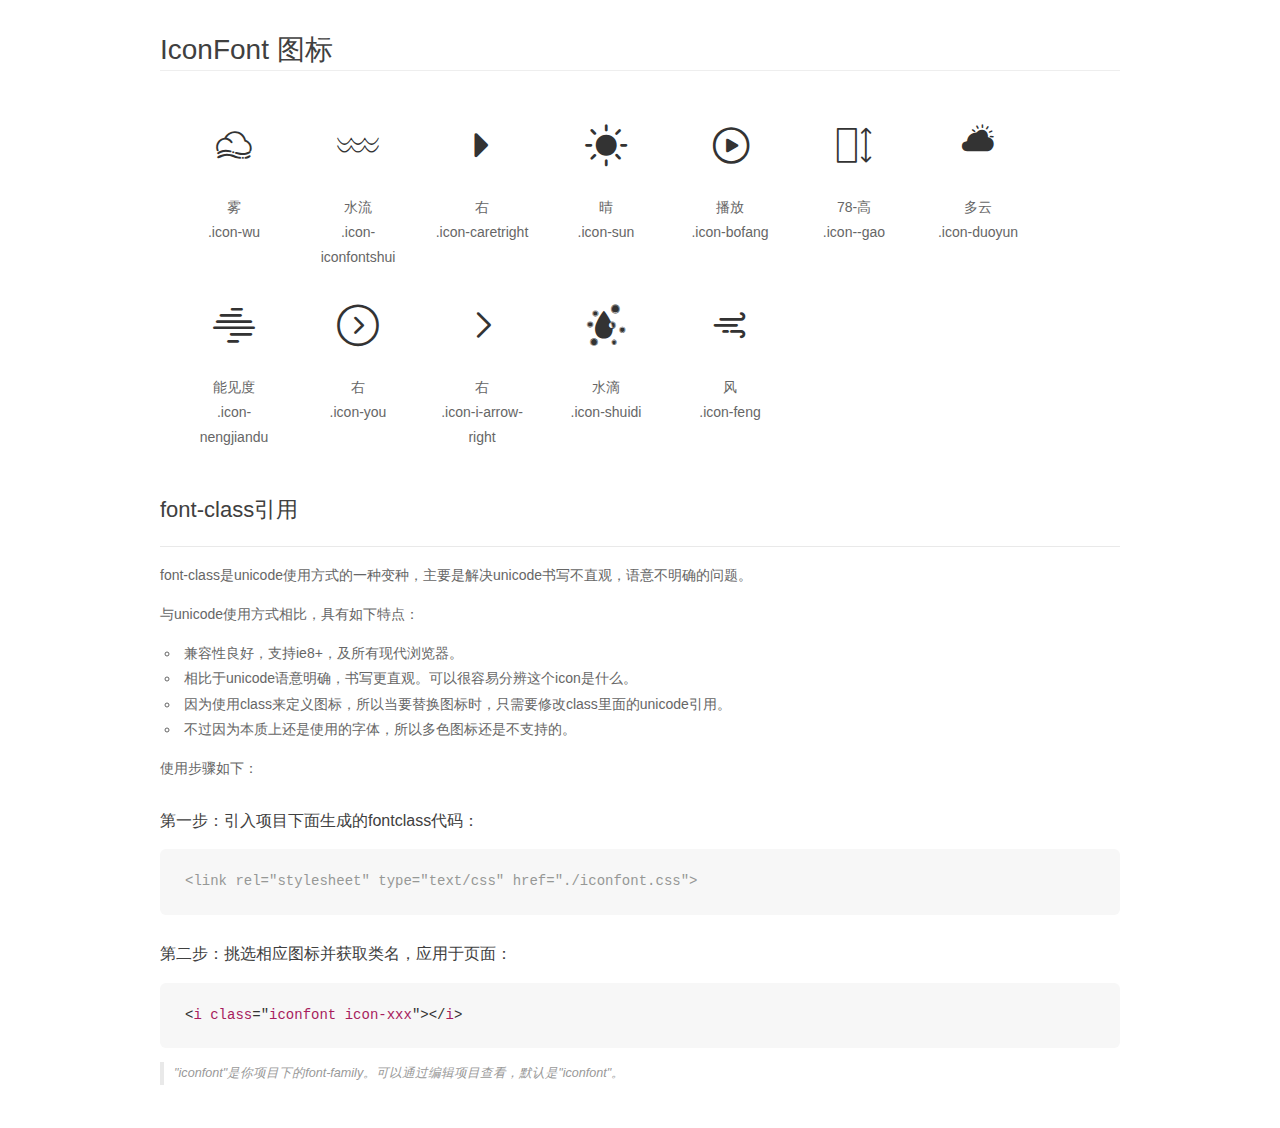
<file: iconfont/demo_fontclass.html>
<!DOCTYPE html>
<html>
<head>
    <meta charset="utf-8"/>
    <title>IconFont</title>
    <link rel="stylesheet" href="demo.css">
    <link rel="stylesheet" href="iconfont.css">
</head>
<body>
    <div class="main markdown">
        <h1>IconFont 图标</h1>
        <ul class="icon_lists clear">
            
                <li>
                <i class="icon iconfont icon-wu"></i>
                    <div class="name">雾</div>
                    <div class="fontclass">.icon-wu</div>
                </li>
            
                <li>
                <i class="icon iconfont icon-iconfontshui"></i>
                    <div class="name">水流</div>
                    <div class="fontclass">.icon-iconfontshui</div>
                </li>
            
                <li>
                <i class="icon iconfont icon-caretright"></i>
                    <div class="name">右</div>
                    <div class="fontclass">.icon-caretright</div>
                </li>
            
                <li>
                <i class="icon iconfont icon-sun"></i>
                    <div class="name">晴</div>
                    <div class="fontclass">.icon-sun</div>
                </li>
            
                <li>
                <i class="icon iconfont icon-bofang"></i>
                    <div class="name">播放</div>
                    <div class="fontclass">.icon-bofang</div>
                </li>
            
                <li>
                <i class="icon iconfont icon--gao"></i>
                    <div class="name">78-高</div>
                    <div class="fontclass">.icon--gao</div>
                </li>
            
                <li>
                <i class="icon iconfont icon-duoyun"></i>
                    <div class="name">多云</div>
                    <div class="fontclass">.icon-duoyun</div>
                </li>
            
                <li>
                <i class="icon iconfont icon-nengjiandu"></i>
                    <div class="name">能见度</div>
                    <div class="fontclass">.icon-nengjiandu</div>
                </li>
            
                <li>
                <i class="icon iconfont icon-you"></i>
                    <div class="name">右</div>
                    <div class="fontclass">.icon-you</div>
                </li>
            
                <li>
                <i class="icon iconfont icon-i-arrow-right"></i>
                    <div class="name">右</div>
                    <div class="fontclass">.icon-i-arrow-right</div>
                </li>
            
                <li>
                <i class="icon iconfont icon-shuidi"></i>
                    <div class="name">水滴</div>
                    <div class="fontclass">.icon-shuidi</div>
                </li>
            
                <li>
                <i class="icon iconfont icon-feng"></i>
                    <div class="name">风</div>
                    <div class="fontclass">.icon-feng</div>
                </li>
            
        </ul>

        <h2 id="font-class-">font-class引用</h2>
        <hr>

        <p>font-class是unicode使用方式的一种变种，主要是解决unicode书写不直观，语意不明确的问题。</p>
        <p>与unicode使用方式相比，具有如下特点：</p>
        <ul>
        <li>兼容性良好，支持ie8+，及所有现代浏览器。</li>
        <li>相比于unicode语意明确，书写更直观。可以很容易分辨这个icon是什么。</li>
        <li>因为使用class来定义图标，所以当要替换图标时，只需要修改class里面的unicode引用。</li>
        <li>不过因为本质上还是使用的字体，所以多色图标还是不支持的。</li>
        </ul>
        <p>使用步骤如下：</p>
        <h3 id="-fontclass-">第一步：引入项目下面生成的fontclass代码：</h3>


        <pre><code class="lang-js hljs javascript"><span class="hljs-comment">&lt;link rel="stylesheet" type="text/css" href="./iconfont.css"&gt;</span></code></pre>
        <h3 id="-">第二步：挑选相应图标并获取类名，应用于页面：</h3>
        <pre><code class="lang-css hljs">&lt;<span class="hljs-selector-tag">i</span> <span class="hljs-selector-tag">class</span>="<span class="hljs-selector-tag">iconfont</span> <span class="hljs-selector-tag">icon-xxx</span>"&gt;&lt;/<span class="hljs-selector-tag">i</span>&gt;</code></pre>
        <blockquote>
        <p>"iconfont"是你项目下的font-family。可以通过编辑项目查看，默认是"iconfont"。</p>
        </blockquote>
    </div>
</body>
</html>
</file>
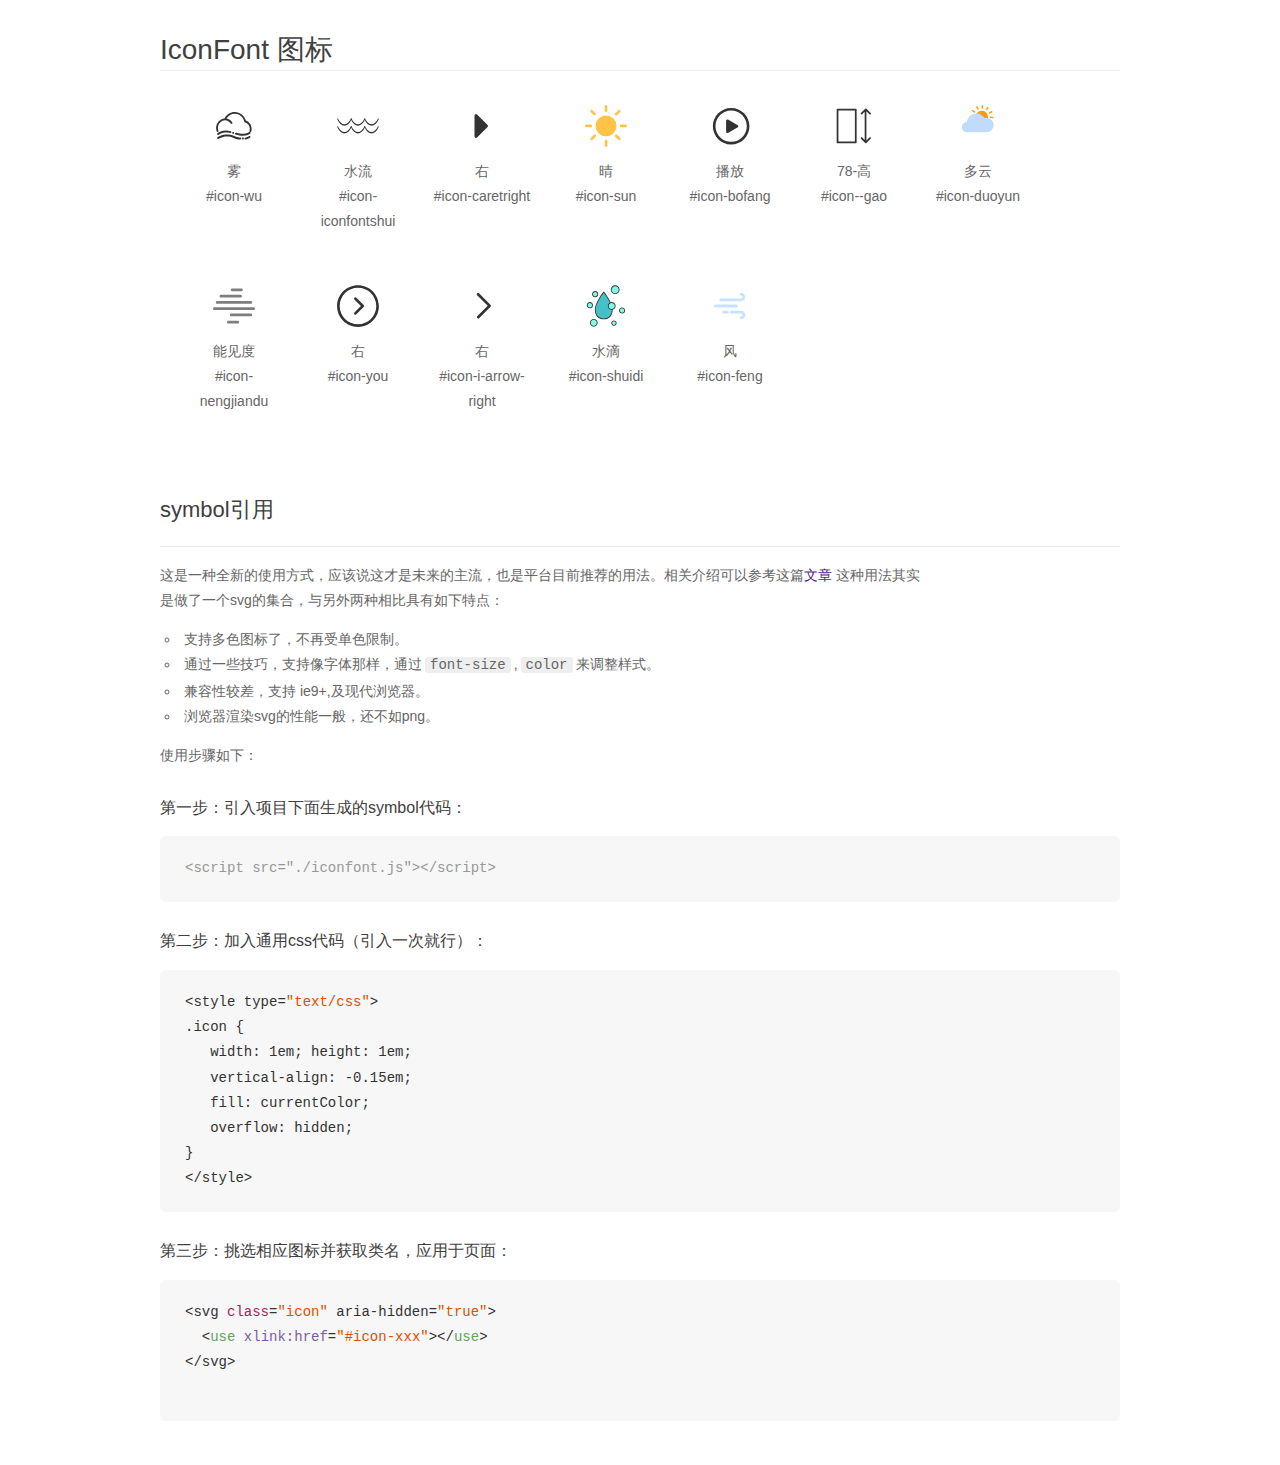
<file: iconfont/demo_symbol.html>
<!DOCTYPE html>
<html>
<head>
    <meta charset="utf-8"/>
    <title>IconFont</title>
    <link rel="stylesheet" href="demo.css">
    <script src="iconfont.js"></script>

    <style type="text/css">
        .icon {
          /* 通过设置 font-size 来改变图标大小 */
          width: 1em; height: 1em;
          /* 图标和文字相邻时，垂直对齐 */
          vertical-align: -0.15em;
          /* 通过设置 color 来改变 SVG 的颜色/fill */
          fill: currentColor;
          /* path 和 stroke 溢出 viewBox 部分在 IE 下会显示
             normalize.css 中也包含这行 */
          overflow: hidden;
        }

    </style>
</head>
<body>
    <div class="main markdown">
        <h1>IconFont 图标</h1>
        <ul class="icon_lists clear">
            
                <li>
                    <svg class="icon" aria-hidden="true">
                        <use xlink:href="#icon-wu"></use>
                    </svg>
                    <div class="name">雾</div>
                    <div class="fontclass">#icon-wu</div>
                </li>
            
                <li>
                    <svg class="icon" aria-hidden="true">
                        <use xlink:href="#icon-iconfontshui"></use>
                    </svg>
                    <div class="name">水流</div>
                    <div class="fontclass">#icon-iconfontshui</div>
                </li>
            
                <li>
                    <svg class="icon" aria-hidden="true">
                        <use xlink:href="#icon-caretright"></use>
                    </svg>
                    <div class="name">右</div>
                    <div class="fontclass">#icon-caretright</div>
                </li>
            
                <li>
                    <svg class="icon" aria-hidden="true">
                        <use xlink:href="#icon-sun"></use>
                    </svg>
                    <div class="name">晴</div>
                    <div class="fontclass">#icon-sun</div>
                </li>
            
                <li>
                    <svg class="icon" aria-hidden="true">
                        <use xlink:href="#icon-bofang"></use>
                    </svg>
                    <div class="name">播放</div>
                    <div class="fontclass">#icon-bofang</div>
                </li>
            
                <li>
                    <svg class="icon" aria-hidden="true">
                        <use xlink:href="#icon--gao"></use>
                    </svg>
                    <div class="name">78-高</div>
                    <div class="fontclass">#icon--gao</div>
                </li>
            
                <li>
                    <svg class="icon" aria-hidden="true">
                        <use xlink:href="#icon-duoyun"></use>
                    </svg>
                    <div class="name">多云</div>
                    <div class="fontclass">#icon-duoyun</div>
                </li>
            
                <li>
                    <svg class="icon" aria-hidden="true">
                        <use xlink:href="#icon-nengjiandu"></use>
                    </svg>
                    <div class="name">能见度</div>
                    <div class="fontclass">#icon-nengjiandu</div>
                </li>
            
                <li>
                    <svg class="icon" aria-hidden="true">
                        <use xlink:href="#icon-you"></use>
                    </svg>
                    <div class="name">右</div>
                    <div class="fontclass">#icon-you</div>
                </li>
            
                <li>
                    <svg class="icon" aria-hidden="true">
                        <use xlink:href="#icon-i-arrow-right"></use>
                    </svg>
                    <div class="name">右</div>
                    <div class="fontclass">#icon-i-arrow-right</div>
                </li>
            
                <li>
                    <svg class="icon" aria-hidden="true">
                        <use xlink:href="#icon-shuidi"></use>
                    </svg>
                    <div class="name">水滴</div>
                    <div class="fontclass">#icon-shuidi</div>
                </li>
            
                <li>
                    <svg class="icon" aria-hidden="true">
                        <use xlink:href="#icon-feng"></use>
                    </svg>
                    <div class="name">风</div>
                    <div class="fontclass">#icon-feng</div>
                </li>
            
        </ul>


        <h2 id="symbol-">symbol引用</h2>
        <hr>

        <p>这是一种全新的使用方式，应该说这才是未来的主流，也是平台目前推荐的用法。相关介绍可以参考这篇<a href="">文章</a>
        这种用法其实是做了一个svg的集合，与另外两种相比具有如下特点：</p>
        <ul>
          <li>支持多色图标了，不再受单色限制。</li>
          <li>通过一些技巧，支持像字体那样，通过<code>font-size</code>,<code>color</code>来调整样式。</li>
          <li>兼容性较差，支持 ie9+,及现代浏览器。</li>
          <li>浏览器渲染svg的性能一般，还不如png。</li>
        </ul>
        <p>使用步骤如下：</p>
        <h3 id="-symbol-">第一步：引入项目下面生成的symbol代码：</h3>
        <pre><code class="lang-js hljs javascript"><span class="hljs-comment">&lt;script src="./iconfont.js"&gt;&lt;/script&gt;</span></code></pre>
        <h3 id="-css-">第二步：加入通用css代码（引入一次就行）：</h3>
        <pre><code class="lang-js hljs javascript">&lt;style type=<span class="hljs-string">"text/css"</span>&gt;
.icon {
   width: <span class="hljs-number">1</span>em; height: <span class="hljs-number">1</span>em;
   vertical-align: <span class="hljs-number">-0.15</span>em;
   fill: currentColor;
   overflow: hidden;
}
&lt;<span class="hljs-regexp">/style&gt;</span></code></pre>
        <h3 id="-">第三步：挑选相应图标并获取类名，应用于页面：</h3>
        <pre><code class="lang-js hljs javascript">&lt;svg <span class="hljs-class"><span class="hljs-keyword">class</span></span>=<span class="hljs-string">"icon"</span> aria-hidden=<span class="hljs-string">"true"</span>&gt;<span class="xml"><span class="hljs-tag">
  &lt;<span class="hljs-name">use</span> <span class="hljs-attr">xlink:href</span>=<span class="hljs-string">"#icon-xxx"</span>&gt;</span><span class="hljs-tag">&lt;/<span class="hljs-name">use</span>&gt;</span>
</span>&lt;<span class="hljs-regexp">/svg&gt;
        </span></code></pre>
    </div>
</body>
</html>
</file>
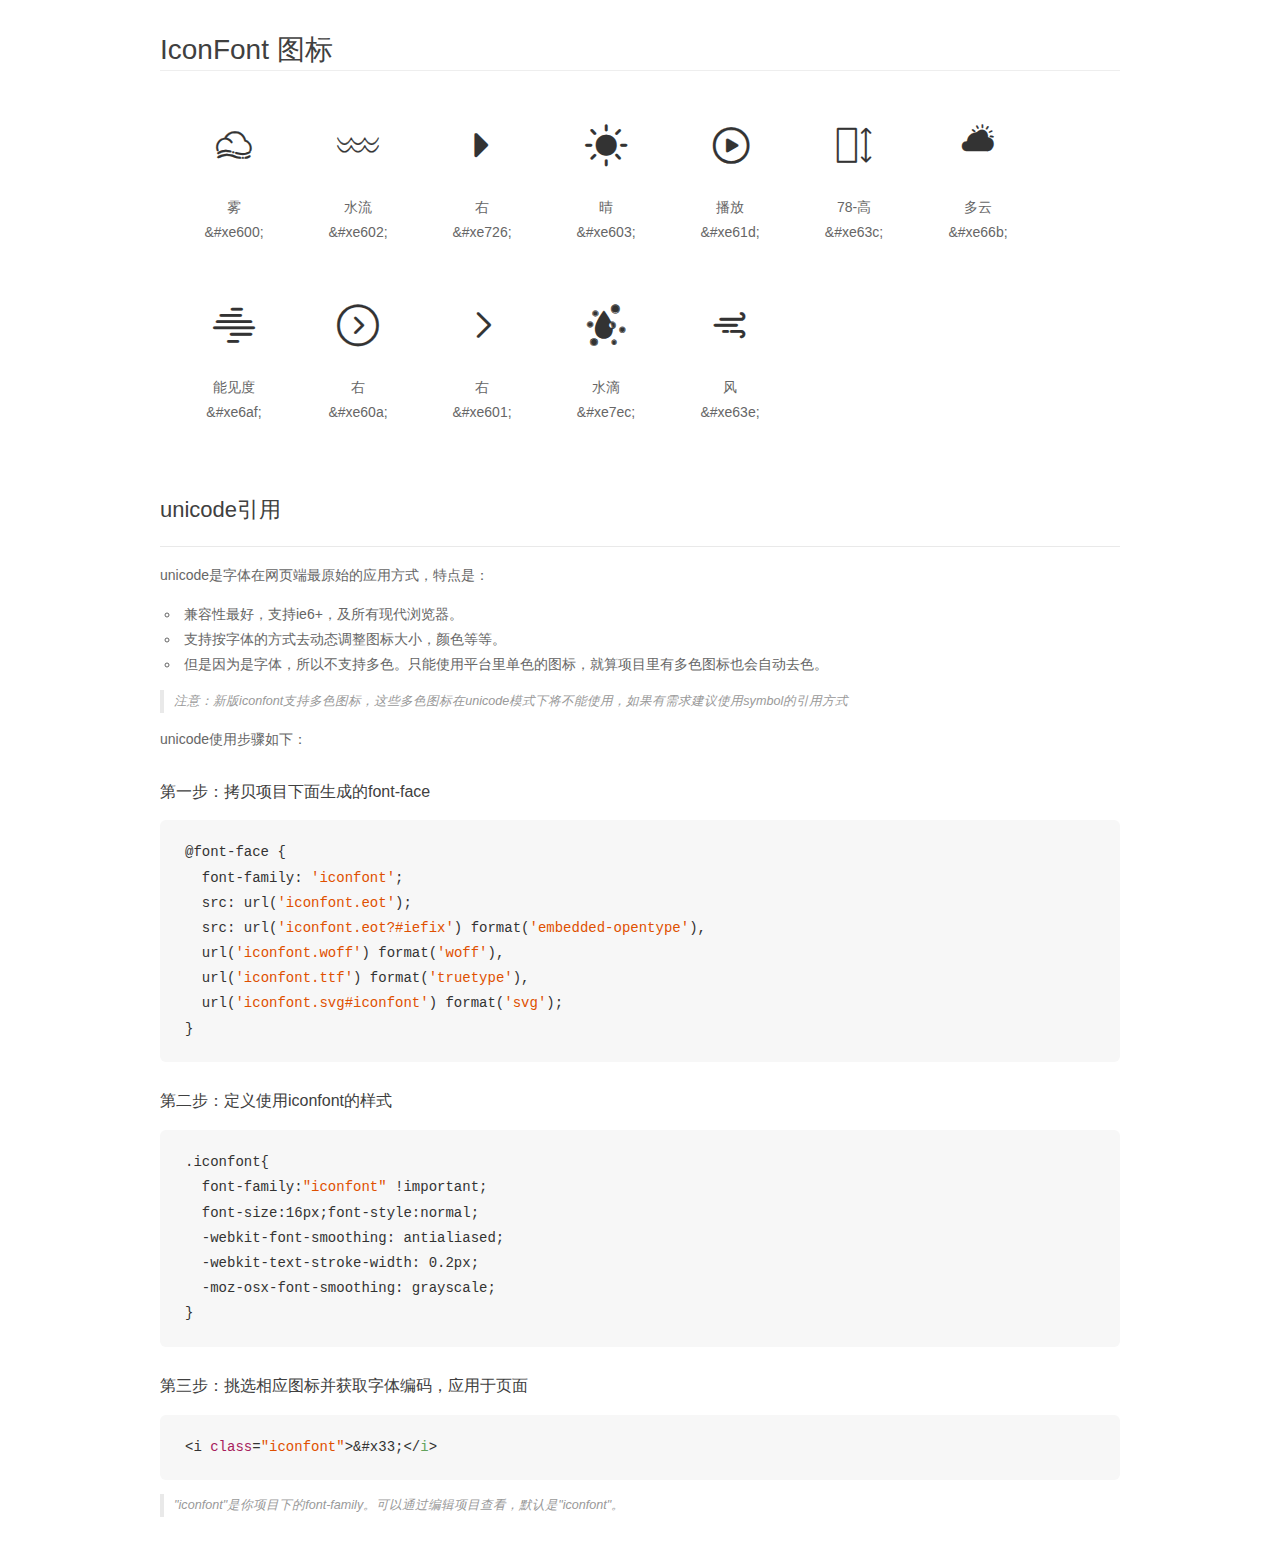
<file: iconfont/demo_unicode.html>
<!DOCTYPE html>
<html>
<head>
    <meta charset="utf-8"/>
    <title>IconFont</title>
    <link rel="stylesheet" href="demo.css">

    <style type="text/css">

        @font-face {font-family: "iconfont";
          src: url('iconfont.eot'); /* IE9*/
          src: url('iconfont.eot#iefix') format('embedded-opentype'), /* IE6-IE8 */
          url('iconfont.woff') format('woff'), /* chrome, firefox */
          url('iconfont.ttf') format('truetype'), /* chrome, firefox, opera, Safari, Android, iOS 4.2+*/
          url('iconfont.svg#iconfont') format('svg'); /* iOS 4.1- */
        }

        .iconfont {
          font-family:"iconfont" !important;
          font-size:16px;
          font-style:normal;
          -webkit-font-smoothing: antialiased;
          -webkit-text-stroke-width: 0.2px;
          -moz-osx-font-smoothing: grayscale;
        }

    </style>
</head>
<body>
    <div class="main markdown">
        <h1>IconFont 图标</h1>
        <ul class="icon_lists clear">
            
                <li>
                <i class="icon iconfont">&#xe600;</i>
                    <div class="name">雾</div>
                    <div class="code">&amp;#xe600;</div>
                </li>
            
                <li>
                <i class="icon iconfont">&#xe602;</i>
                    <div class="name">水流</div>
                    <div class="code">&amp;#xe602;</div>
                </li>
            
                <li>
                <i class="icon iconfont">&#xe726;</i>
                    <div class="name">右</div>
                    <div class="code">&amp;#xe726;</div>
                </li>
            
                <li>
                <i class="icon iconfont">&#xe603;</i>
                    <div class="name">晴</div>
                    <div class="code">&amp;#xe603;</div>
                </li>
            
                <li>
                <i class="icon iconfont">&#xe61d;</i>
                    <div class="name">播放</div>
                    <div class="code">&amp;#xe61d;</div>
                </li>
            
                <li>
                <i class="icon iconfont">&#xe63c;</i>
                    <div class="name">78-高</div>
                    <div class="code">&amp;#xe63c;</div>
                </li>
            
                <li>
                <i class="icon iconfont">&#xe66b;</i>
                    <div class="name">多云</div>
                    <div class="code">&amp;#xe66b;</div>
                </li>
            
                <li>
                <i class="icon iconfont">&#xe6af;</i>
                    <div class="name">能见度</div>
                    <div class="code">&amp;#xe6af;</div>
                </li>
            
                <li>
                <i class="icon iconfont">&#xe60a;</i>
                    <div class="name">右</div>
                    <div class="code">&amp;#xe60a;</div>
                </li>
            
                <li>
                <i class="icon iconfont">&#xe601;</i>
                    <div class="name">右</div>
                    <div class="code">&amp;#xe601;</div>
                </li>
            
                <li>
                <i class="icon iconfont">&#xe7ec;</i>
                    <div class="name">水滴</div>
                    <div class="code">&amp;#xe7ec;</div>
                </li>
            
                <li>
                <i class="icon iconfont">&#xe63e;</i>
                    <div class="name">风</div>
                    <div class="code">&amp;#xe63e;</div>
                </li>
            
        </ul>
        <h2 id="unicode-">unicode引用</h2>
        <hr>

        <p>unicode是字体在网页端最原始的应用方式，特点是：</p>
        <ul>
        <li>兼容性最好，支持ie6+，及所有现代浏览器。</li>
        <li>支持按字体的方式去动态调整图标大小，颜色等等。</li>
        <li>但是因为是字体，所以不支持多色。只能使用平台里单色的图标，就算项目里有多色图标也会自动去色。</li>
        </ul>
        <blockquote>
        <p>注意：新版iconfont支持多色图标，这些多色图标在unicode模式下将不能使用，如果有需求建议使用symbol的引用方式</p>
        </blockquote>
        <p>unicode使用步骤如下：</p>
        <h3 id="-font-face">第一步：拷贝项目下面生成的font-face</h3>
        <pre><code class="lang-js hljs javascript">@font-face {
  font-family: <span class="hljs-string">'iconfont'</span>;
  src: url(<span class="hljs-string">'iconfont.eot'</span>);
  src: url(<span class="hljs-string">'iconfont.eot?#iefix'</span>) format(<span class="hljs-string">'embedded-opentype'</span>),
  url(<span class="hljs-string">'iconfont.woff'</span>) format(<span class="hljs-string">'woff'</span>),
  url(<span class="hljs-string">'iconfont.ttf'</span>) format(<span class="hljs-string">'truetype'</span>),
  url(<span class="hljs-string">'iconfont.svg#iconfont'</span>) format(<span class="hljs-string">'svg'</span>);
}
</code></pre>
        <h3 id="-iconfont-">第二步：定义使用iconfont的样式</h3>
        <pre><code class="lang-js hljs javascript">.iconfont{
  font-family:<span class="hljs-string">"iconfont"</span> !important;
  font-size:<span class="hljs-number">16</span>px;font-style:normal;
  -webkit-font-smoothing: antialiased;
  -webkit-text-stroke-width: <span class="hljs-number">0.2</span>px;
  -moz-osx-font-smoothing: grayscale;
}
</code></pre>
        <h3 id="-">第三步：挑选相应图标并获取字体编码，应用于页面</h3>
        <pre><code class="lang-js hljs javascript">&lt;i <span class="hljs-class"><span class="hljs-keyword">class</span></span>=<span class="hljs-string">"iconfont"</span>&gt;&amp;#x33;<span class="xml"><span class="hljs-tag">&lt;/<span class="hljs-name">i</span>&gt;</span></span></code></pre>

        <blockquote>
        <p>"iconfont"是你项目下的font-family。可以通过编辑项目查看，默认是"iconfont"。</p>
        </blockquote>
    </div>


</body>
</html>
</file>
<file: iconfont/iconfont.css>
@font-face {font-family: "iconfont";
  src: url('iconfont.eot?t=1520236050173'); /* IE9*/
  src: url('iconfont.eot?t=1520236050173#iefix') format('embedded-opentype'), /* IE6-IE8 */
  url('[data-uri]') format('woff'),
  url('iconfont.ttf?t=1520236050173') format('truetype'), /* chrome, firefox, opera, Safari, Android, iOS 4.2+*/
  url('iconfont.svg?t=1520236050173#iconfont') format('svg'); /* iOS 4.1- */
}

.iconfont {
  font-family:"iconfont" !important;
  font-size:16px;
  font-style:normal;
  -webkit-font-smoothing: antialiased;
  -moz-osx-font-smoothing: grayscale;
}

.icon-wu:before { content: "\e600"; }

.icon-iconfontshui:before { content: "\e602"; }

.icon-caretright:before { content: "\e726"; }

.icon-sun:before { content: "\e603"; }

.icon-bofang:before { content: "\e61d"; }

.icon--gao:before { content: "\e63c"; }

.icon-duoyun:before { content: "\e66b"; }

.icon-nengjiandu:before { content: "\e6af"; }

.icon-you:before { content: "\e60a"; }

.icon-i-arrow-right:before { content: "\e601"; }

.icon-shuidi:before { content: "\e7ec"; }

.icon-feng:before { content: "\e63e"; }
</file>
<file: iconfont/demo.css>
*{margin: 0;padding: 0;list-style: none;}
/*
KISSY CSS Reset
理念：1. reset 的目的不是清除浏览器的默认样式，这仅是部分工作。清除和重置是紧密不可分的。
2. reset 的目的不是让默认样式在所有浏览器下一致，而是减少默认样式有可能带来的问题。
3. reset 期望提供一套普适通用的基础样式。但没有银弹，推荐根据具体需求，裁剪和修改后再使用。
特色：1. 适应中文；2. 基于最新主流浏览器。
维护：玉伯<lifesinger@gmail.com>, 正淳<ragecarrier@gmail.com>
 */

/** 清除内外边距 **/
body, h1, h2, h3, h4, h5, h6, hr, p, blockquote, /* structural elements 结构元素 */
dl, dt, dd, ul, ol, li, /* list elements 列表元素 */
pre, /* text formatting elements 文本格式元素 */
form, fieldset, legend, button, input, textarea, /* form elements 表单元素 */
th, td /* table elements 表格元素 */ {
  margin: 0;
  padding: 0;
}

/** 设置默认字体 **/
body,
button, input, select, textarea /* for ie */ {
  font: 12px/1.5 tahoma, arial, \5b8b\4f53, sans-serif;
}
h1, h2, h3, h4, h5, h6 { font-size: 100%; }
address, cite, dfn, em, var { font-style: normal; } /* 将斜体扶正 */
code, kbd, pre, samp { font-family: courier new, courier, monospace; } /* 统一等宽字体 */
small { font-size: 12px; } /* 小于 12px 的中文很难阅读，让 small 正常化 */

/** 重置列表元素 **/
ul, ol { list-style: none; }

/** 重置文本格式元素 **/
a { text-decoration: none; }
a:hover { text-decoration: underline; }


/** 重置表单元素 **/
legend { color: #000; } /* for ie6 */
fieldset, img { border: 0; } /* img 搭车：让链接里的 img 无边框 */
button, input, select, textarea { font-size: 100%; } /* 使得表单元素在 ie 下能继承字体大小 */
/* 注：optgroup 无法扶正 */

/** 重置表格元素 **/
table { border-collapse: collapse; border-spacing: 0; }

/* 清除浮动 */
.ks-clear:after, .clear:after {
  content: '\20';
  display: block;
  height: 0;
  clear: both;
}
.ks-clear, .clear {
  *zoom: 1;
}

.main {
  padding: 30px 100px;
width: 960px;
margin: 0 auto;
}
.main h1{font-size:36px; color:#333; text-align:left;margin-bottom:30px; border-bottom: 1px solid #eee;}

.helps{margin-top:40px;}
.helps pre{
  padding:20px;
  margin:10px 0;
  border:solid 1px #e7e1cd;
  background-color: #fffdef;
  overflow: auto;
}

.icon_lists{
  width: 100% !important;

}

.icon_lists li{
  float:left;
  width: 100px;
  height:180px;
  text-align: center;
  list-style: none !important;
}
.icon_lists .icon{
  font-size: 42px;
  line-height: 100px;
  margin: 10px 0;
  color:#333;
  -webkit-transition: font-size 0.25s ease-out 0s;
  -moz-transition: font-size 0.25s ease-out 0s;
  transition: font-size 0.25s ease-out 0s;

}
.icon_lists .icon:hover{
  font-size: 100px;
}



.markdown {
  color: #666;
  font-size: 14px;
  line-height: 1.8;
}

.highlight {
  line-height: 1.5;
}

.markdown img {
  vertical-align: middle;
  max-width: 100%;
}

.markdown h1 {
  color: #404040;
  font-weight: 500;
  line-height: 40px;
  margin-bottom: 24px;
}

.markdown h2,
.markdown h3,
.markdown h4,
.markdown h5,
.markdown h6 {
  color: #404040;
  margin: 1.6em 0 0.6em 0;
  font-weight: 500;
  clear: both;
}

.markdown h1 {
  font-size: 28px;
}

.markdown h2 {
  font-size: 22px;
}

.markdown h3 {
  font-size: 16px;
}

.markdown h4 {
  font-size: 14px;
}

.markdown h5 {
  font-size: 12px;
}

.markdown h6 {
  font-size: 12px;
}

.markdown hr {
  height: 1px;
  border: 0;
  background: #e9e9e9;
  margin: 16px 0;
  clear: both;
}

.markdown p,
.markdown pre {
  margin: 1em 0;
}

.markdown > p,
.markdown > blockquote,
.markdown > .highlight,
.markdown > ol,
.markdown > ul {
  width: 80%;
}

.markdown ul > li {
  list-style: circle;
}

.markdown > ul li,
.markdown blockquote ul > li {
  margin-left: 20px;
  padding-left: 4px;
}

.markdown > ul li p,
.markdown > ol li p {
  margin: 0.6em 0;
}

.markdown ol > li {
  list-style: decimal;
}

.markdown > ol li,
.markdown blockquote ol > li {
  margin-left: 20px;
  padding-left: 4px;
}

.markdown code {
  margin: 0 3px;
  padding: 0 5px;
  background: #eee;
  border-radius: 3px;
}

.markdown pre {
  border-radius: 6px;
  background: #f7f7f7;
  padding: 20px;
}

.markdown pre code {
  border: none;
  background: #f7f7f7;
  margin: 0;
}

.markdown strong,
.markdown b {
  font-weight: 600;
}

.markdown > table {
  border-collapse: collapse;
  border-spacing: 0px;
  empty-cells: show;
  border: 1px solid #e9e9e9;
  width: 95%;
  margin-bottom: 24px;
}

.markdown > table th {
  white-space: nowrap;
  color: #333;
  font-weight: 600;

}

.markdown > table th,
.markdown > table td {
  border: 1px solid #e9e9e9;
  padding: 8px 16px;
  text-align: left;
}

.markdown > table th {
  background: #F7F7F7;
}

.markdown blockquote {
  font-size: 90%;
  color: #999;
  border-left: 4px solid #e9e9e9;
  padding-left: 0.8em;
  margin: 1em 0;
  font-style: italic;
}

.markdown blockquote p {
  margin: 0;
}

.markdown .anchor {
  opacity: 0;
  transition: opacity 0.3s ease;
  margin-left: 8px;
}

.markdown .waiting {
  color: #ccc;
}

.markdown h1:hover .anchor,
.markdown h2:hover .anchor,
.markdown h3:hover .anchor,
.markdown h4:hover .anchor,
.markdown h5:hover .anchor,
.markdown h6:hover .anchor {
  opacity: 1;
  display: inline-block;
}

.markdown > br,
.markdown > p > br {
  clear: both;
}


.hljs {
  display: block;
  background: white;
  padding: 0.5em;
  color: #333333;
  overflow-x: auto;
}

.hljs-comment,
.hljs-meta {
  color: #969896;
}

.hljs-string,
.hljs-variable,
.hljs-template-variable,
.hljs-strong,
.hljs-emphasis,
.hljs-quote {
  color: #df5000;
}

.hljs-keyword,
.hljs-selector-tag,
.hljs-type {
  color: #a71d5d;
}

.hljs-literal,
.hljs-symbol,
.hljs-bullet,
.hljs-attribute {
  color: #0086b3;
}

.hljs-section,
.hljs-name {
  color: #63a35c;
}

.hljs-tag {
  color: #333333;
}

.hljs-title,
.hljs-attr,
.hljs-selector-id,
.hljs-selector-class,
.hljs-selector-attr,
.hljs-selector-pseudo {
  color: #795da3;
}

.hljs-addition {
  color: #55a532;
  background-color: #eaffea;
}

.hljs-deletion {
  color: #bd2c00;
  background-color: #ffecec;
}

.hljs-link {
  text-decoration: underline;
}

pre{
  background: #fff;
}
</file>
